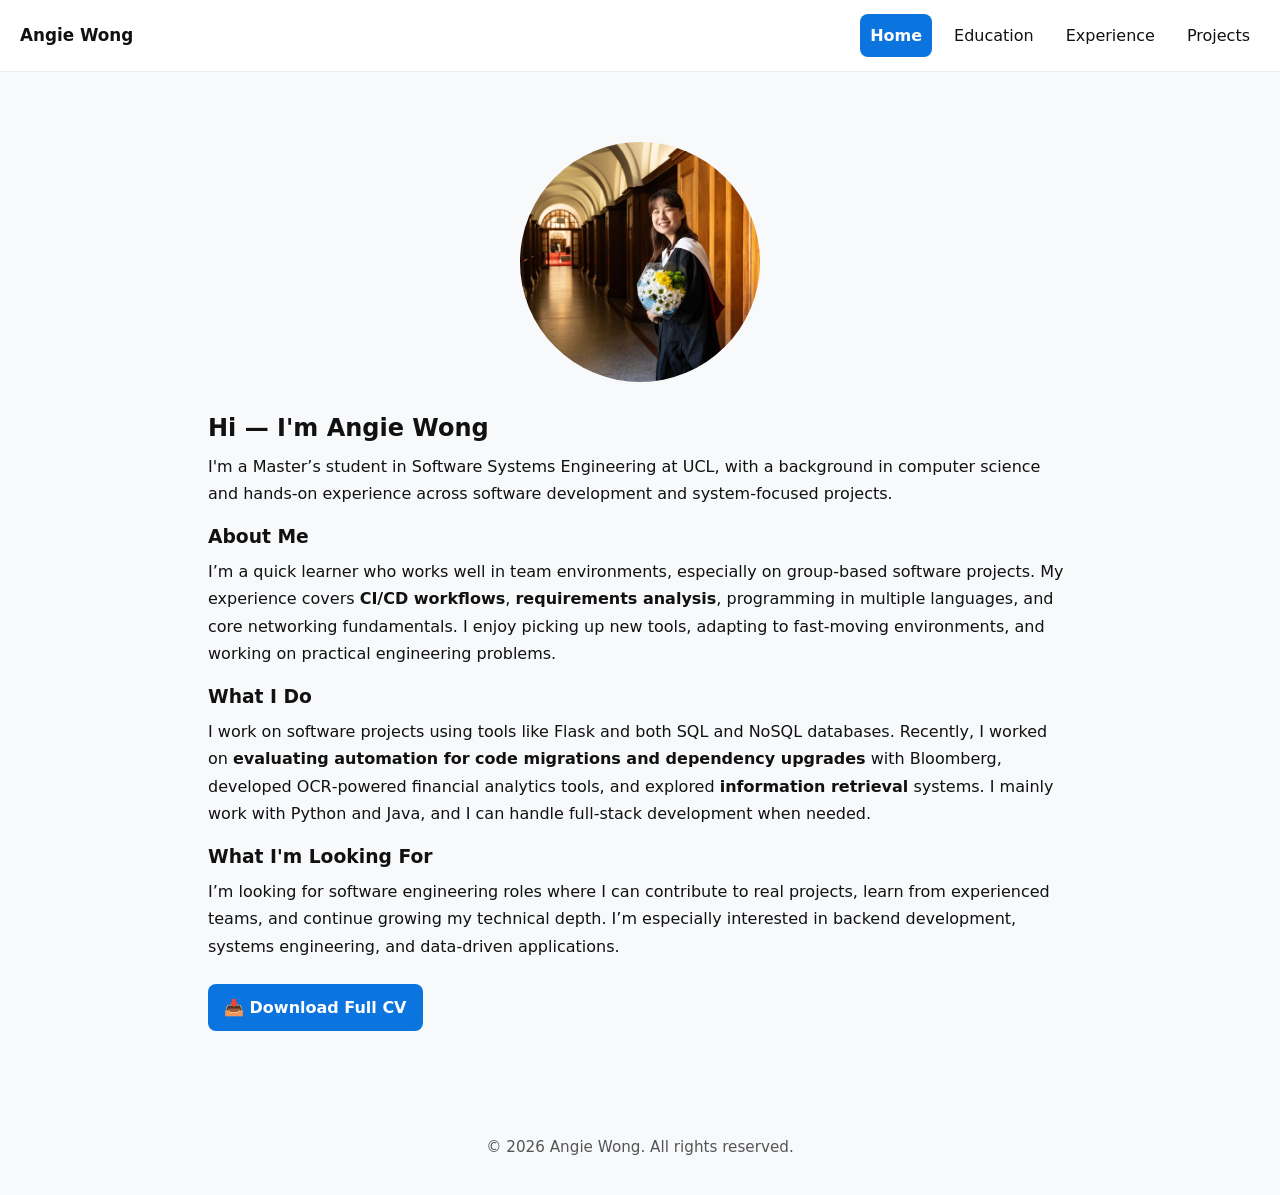
<file: index.html>
<!doctype html>
<html lang="en">
<head>
  <meta charset="utf-8" />
  <meta name="viewport" content="width=device-width,initial-scale=1" />
  <title>Angie Wong — Portfolio</title>
  <link rel="stylesheet" href="styles.css">
</head>
<body>
  <header class="nav">
    <div class="brand">Angie Wong</div>
    <button id="nav-toggle" aria-label="Toggle navigation">☰</button>
    <nav id="nav-links">
      <a href="/">Home</a>
      <a href="education.html">Education</a>
      <a href="experience.html">Experience</a>
      <a href="projects/index.html">Projects</a>
    </nav>
  </header>

  <main>
    <section class="hero">
      <div style="text-align:center; margin-bottom:32px;">
        <div style="width:240px; height:240px; margin:0 auto 16px; border-radius:50%; display:flex; align-items:center; justify-content:center; overflow:hidden;">
          <img src="images/icon.jpeg" alt="Angie Wong" style="width:100%; height:100%; object-fit:cover;">
        </div>
      </div>
      
      <h1>Hi — I'm Angie Wong</h1>
      <p>I'm a Master’s student in Software Systems Engineering at UCL, with a background in computer science and hands‑on experience across software development and system‑focused projects.</p>
      
      <h3>About Me</h3>
      <p>I’m a quick learner who works well in team environments, especially on group‑based software projects. My experience covers <strong>CI/CD workflows</strong>, <strong>requirements analysis</strong>, programming in multiple languages, and core networking fundamentals. I enjoy picking up new tools, adapting to fast‑moving environments, and working on practical engineering problems.</p>
      
      <h3>What I Do</h3>
      <p>I work on software projects using tools like Flask and both SQL and NoSQL databases. Recently, I worked on <strong>evaluating automation for code migrations and dependency upgrades</strong> with Bloomberg, developed OCR‑powered financial analytics tools, and explored <strong>information retrieval</strong> systems. I mainly work with Python and Java, and I can handle full‑stack development when needed.</p>
      
      <h3>What I'm Looking For</h3>
      <p>I’m looking for software engineering roles where I can contribute to real projects, learn from experienced teams, and continue growing my technical depth. I’m especially interested in backend development, systems engineering, and data‑driven applications.</p>
      
      <p style="margin-top:24px;">
        <a class="btn" href="https://1drv.ms/b/c/89d242188866f03b/IQBB0vycayCEQ64yErmlqoJZARYoErKPgBRryUPMzZIts3g?e=JLR5mn" download>📥 Download Full CV</a>
      </p>
    </section>
  </main>
  <footer>
    <p>© 2026 Angie Wong. All rights reserved.</p>
  </footer>
  <script src="scripts.js"></script>
</body>
</html>
</file>
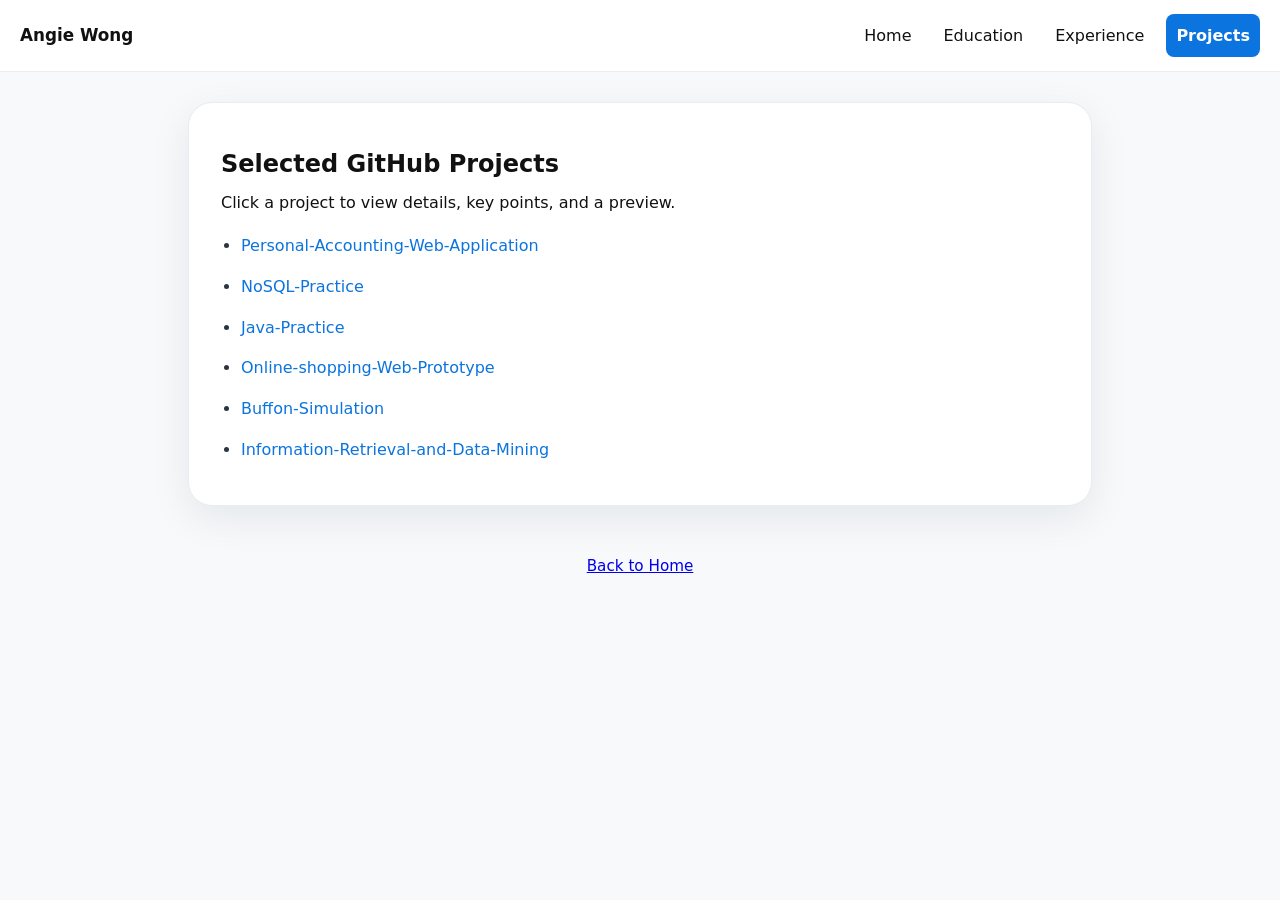
<file: projects/index.html>
<!doctype html>
<html lang="en">
<head>
  <meta charset="utf-8" />
  <meta name="viewport" content="width=device-width,initial-scale=1" />
  <title>Projects — Angie Wong</title>
  <link rel="stylesheet" href="../styles.css">
</head>
<body>
  <header class="nav">
    <div class="brand">Angie Wong</div>
    <button id="nav-toggle" aria-label="Toggle navigation" aria-expanded="false">☰</button>
    <nav id="nav-links">
      <a href="../">Home</a>
      <a href="../education.html">Education</a>
      <a href="../experience.html">Experience</a>
      <a href="index.html">Projects</a>
    </nav>
  </header>

  <main>
    <section class="card">
      <h1>Selected GitHub Projects</h1>
      <p>Click a project to view details, key points, and a preview.</p>
      <ul>
        <li><a href="personal-accounting.html">Personal-Accounting-Web-Application</a></li>
        <li><a href="NoSQL-Practice.html">NoSQL-Practice</a></li>
        <li><a href="Java-Practice.html">Java-Practice</a></li>
        <li><a href="Online-shopping-Web-Prototype.html">Online-shopping-Web-Prototype</a></li>
        <li><a href="Buffon-Simulation.html">Buffon-Simulation</a></li>
        <li><a href="Information-Retrieval-and-Data-Mining.html">Information-Retrieval-and-Data-Mining</a></li>
      </ul>
    </section>
  </main>
  <footer>
    <p><a href="/">Back to Home</a></p>
  </footer>
  <script src="../scripts.js"></script>
</body>
</html>
</file>
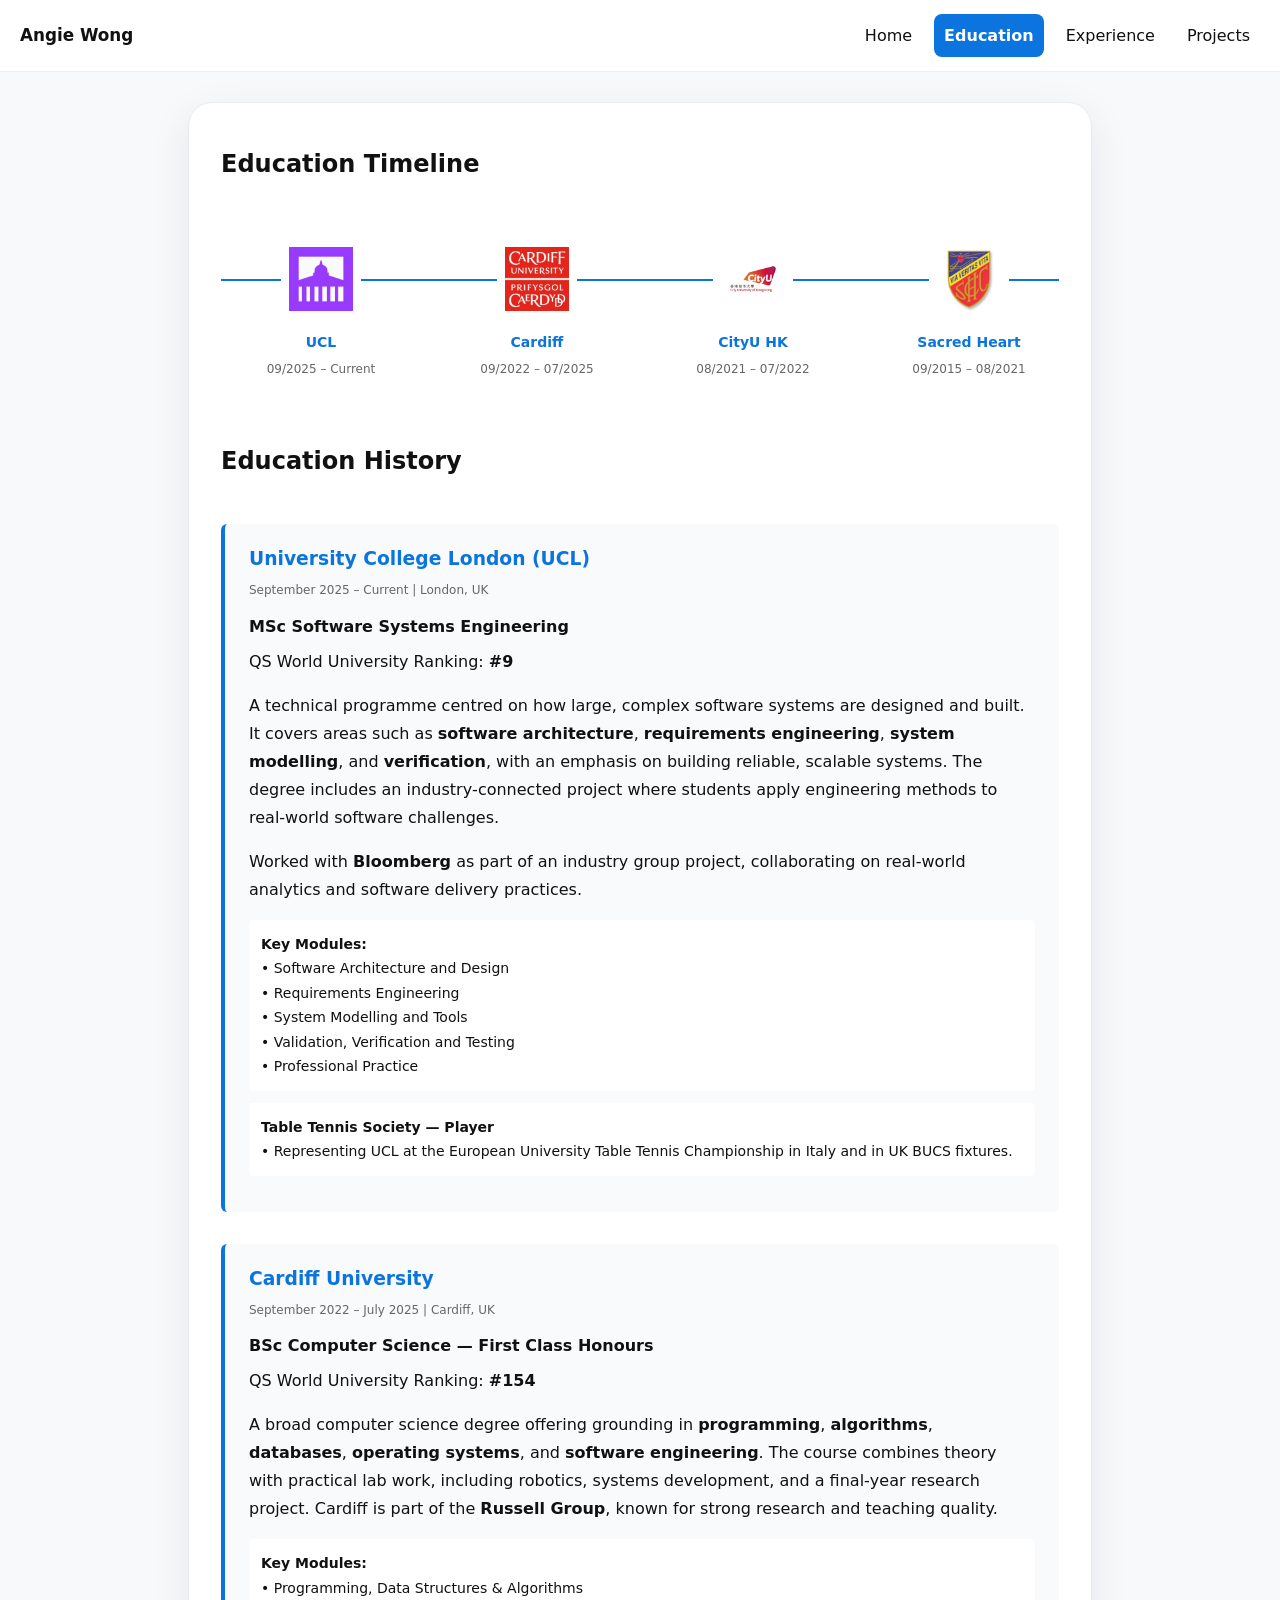
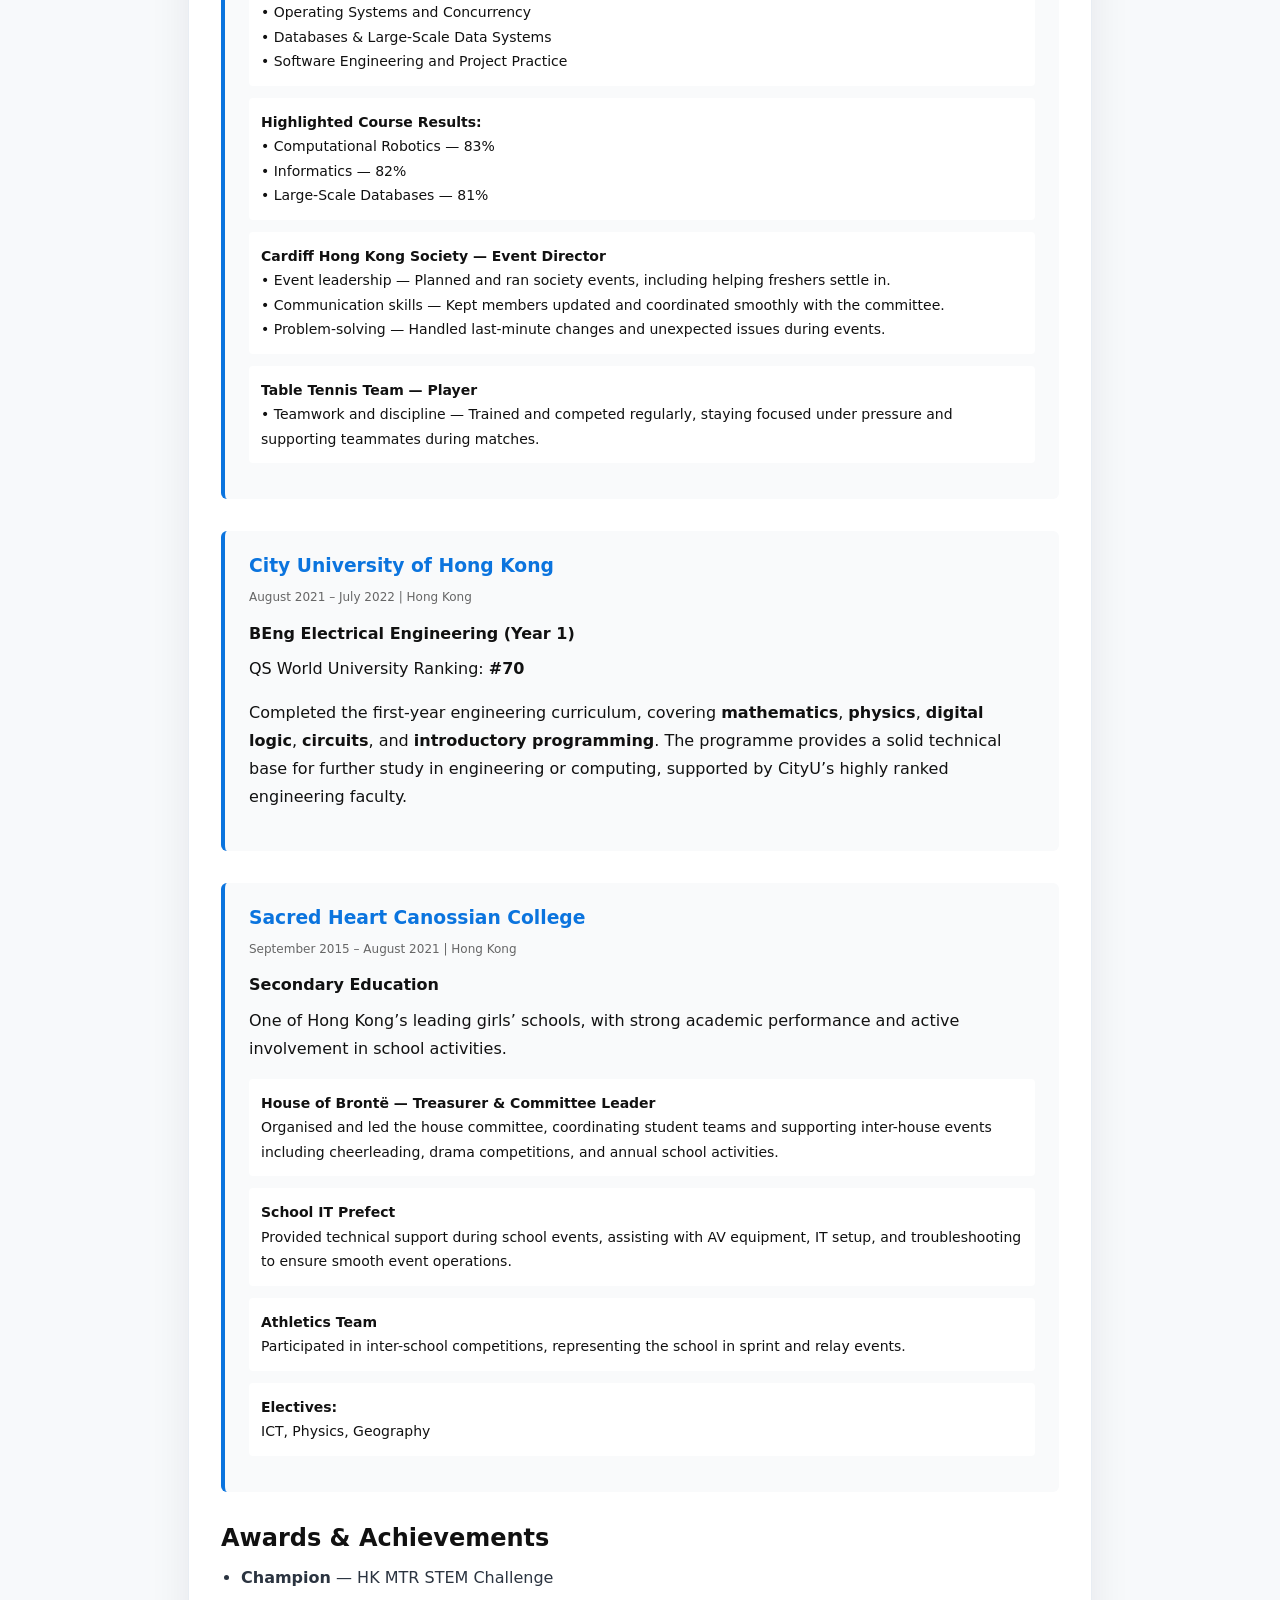
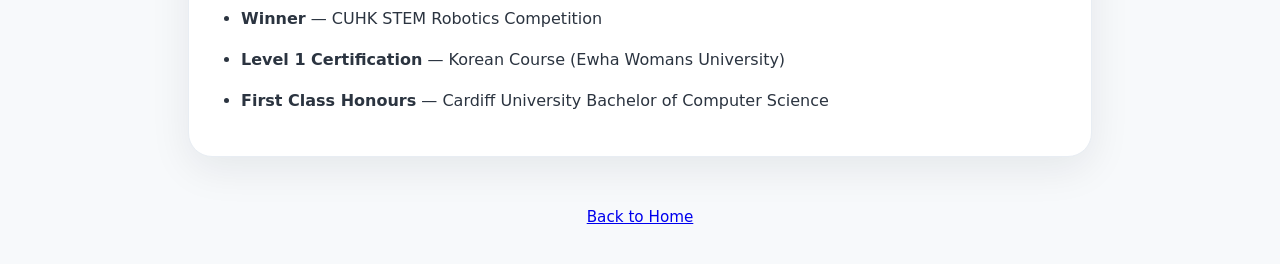
<file: education.html>
<!doctype html>
<html lang="en">
<head>
  <meta charset="utf-8" />
  <meta name="viewport" content="width=device-width,initial-scale=1" />
  <title>Education — Angie Wong</title>
  <link rel="stylesheet" href="styles.css">
  <style>
    .timeline-horizontal {
      display: flex;
      justify-content: space-between;
      align-items: flex-start;
      gap: 16px;
      margin: 40px 0;
      overflow-x: auto;
      padding: 20px 0;
      position: relative;
    }
    .timeline-horizontal::before {
      content: '';
      position: absolute;
      left: 0;
      right: 0;
      top: 60px;
      height: 2px;
      background: #0b74de;
      z-index: 0;
    }
    .timeline-item-horizontal {
      flex: 1;
      min-width: 200px;
      text-align: center;
      position: relative;
      z-index: 1;
    }
    .timeline-logo {
      width: 80px;
      height: 80px;
      margin: 0 auto 12px;
      background: #fff;
      border-radius: 8px;
      display: flex;
      align-items: center;
      justify-content: center;
      padding: 8px;
    }
    .timeline-logo img {
      max-width: 100%;
      max-height: 100%;
      object-fit: contain;
    }
    .timeline-label {
      font-weight: 600;
      color: #0b74de;
      font-size: 14px;
      margin-bottom: 4px;
    }
    .timeline-period {
      font-size: 12px;
      color: #666;
    }
    .education-details {
      margin-top: 48px;
    }
    .education-stage {
      margin-bottom: 32px;
      padding: 24px;
      background: #f9fafb;
      border-left: 4px solid #0b74de;
      border-radius: 6px;
    }
    .education-stage h3 {
      margin-top: 0;
      color: #0b74de;
    }
    .education-stage p {
      margin-bottom: 16px;
      line-height: 1.75;
    }
    .education-stage ul {
      margin: 0 0 16px 18px;
      line-height: 1.75;
    }
    .degree {
      font-weight: 600;
      color: #111;
      margin: 12px 0 8px 0;
    }
    .courses {
      background: #fff;
      padding: 12px;
      border-radius: 4px;
      margin: 12px 0;
      font-size: 14px;
      line-height: 1.75;
    }
    @media(max-width:700px){
      .timeline-horizontal {
        flex-wrap: wrap;
      }
      .timeline-item-horizontal {
        min-width: 150px;
      }
    }
  </style>
</head>
<body>
  <header class="nav">
    <div class="brand">Angie Wong</div>
    <button id="nav-toggle" aria-label="Toggle navigation" aria-expanded="false">☰</button>
    <nav id="nav-links">
      <a href="/">Home</a>
      <a href="education.html">Education</a>
      <a href="experience.html">Experience</a>
      <a href="projects/index.html">Projects</a>
    </nav>
  </header>

  <main>
    <section class="card">
      <h1>Education Timeline</h1>
      
      <div class="timeline-horizontal">
        <div class="timeline-item-horizontal">
          <a href="https://www.ucl.ac.uk/prospective-students/graduate/taught-degrees/software-systems-engineering-msc" target="_blank" rel="noopener" style="text-decoration:none; color:inherit;">
            <div class="timeline-logo">
              <img src="images/uclcareers_logo.jpeg" alt="UCL">
            </div>
            <div class="timeline-label">UCL</div>
            <div class="timeline-period">09/2025 – Current</div>
          </a>
        </div>
        
        <div class="timeline-item-horizontal">
          <a href="https://www.cardiff.ac.uk/study/undergraduate/courses/2026/computer-science-bsc" target="_blank" rel="noopener" style="text-decoration:none; color:inherit;">
            <div class="timeline-logo">
              <img src="images/cardiff_university_logo.jpeg" alt="Cardiff">
            </div>
            <div class="timeline-label">Cardiff</div>
            <div class="timeline-period">09/2022 – 07/2025</div>
          </a>
        </div>
        
        <div class="timeline-item-horizontal">
          <a href="https://www.cityu.edu.hk/pg/programme/program-list/2026/college-of-engineering/department-of-electrical-engineering/p54" target="_blank" rel="noopener" style="text-decoration:none; color:inherit;">
            <div class="timeline-logo">
              <img src="images/cityu_logo.jpeg" alt="CityU">
            </div>
            <div class="timeline-label">CityU HK</div>
            <div class="timeline-period">08/2021 – 07/2022</div>
          </a>
        </div>
        
        <div class="timeline-item-horizontal">
          <a href="https://shcc.edu.hk/" target="_blank" rel="noopener" style="text-decoration:none; color:inherit;">
            <div class="timeline-logo">
              <img src="images/sacred-heart-logo.jpeg" alt="Sacred Heart">
            </div>
            <div class="timeline-label">Sacred Heart</div>
            <div class="timeline-period">09/2015 – 08/2021</div>
          </a>
        </div>
      </div>

      <h2 style="margin-top:48px;">Education History</h2>

      <div class="education-details">
        <div class="education-stage">
          <h3>University College London (UCL)</h3>
          <div class="timeline-period">September 2025 – Current | London, UK</div>
          <div class="degree"><a href="https://www.ucl.ac.uk/prospective-students/graduate/taught-degrees/software-systems-engineering-msc" target="_blank" rel="noopener" style="text-decoration:none; color:inherit;">MSc Software Systems Engineering</a></div>
          <p>QS World University Ranking: <strong>#9</strong></p>
          <p>A technical programme centred on how large, complex software systems are designed and built. It covers areas such as <strong>software architecture</strong>, <strong>requirements engineering</strong>, <strong>system modelling</strong>, and <strong>verification</strong>, with an emphasis on building reliable, scalable systems. The degree includes an industry‑connected project where students apply engineering methods to real‑world software challenges.</p>          <p>Worked with <strong>Bloomberg</strong> as part of an industry group project, collaborating on real-world analytics and software delivery practices.</p>          <div class="courses">
            <strong>Key Modules:</strong><br>
            • Software Architecture and Design<br>
            • Requirements Engineering<br>
            • System Modelling and Tools<br>
            • Validation, Verification and Testing<br>
            • Professional Practice
          </div>
          <div class="courses">
            <strong>Table Tennis Society — Player</strong><br>
            • Representing UCL at the European University Table Tennis Championship in Italy and in UK BUCS fixtures.
          </div>
        </div>

        <div class="education-stage">
          <h3>Cardiff University</h3>
          <div class="timeline-period">September 2022 – July 2025 | Cardiff, UK</div>
          <div class="degree"><a href="https://www.cardiff.ac.uk/study/undergraduate/courses/2026/computer-science-bsc" target="_blank" rel="noopener" style="text-decoration:none; color:inherit;">BSc Computer Science — First Class Honours</a></div>
          <p>QS World University Ranking: <strong>#154</strong></p>
          <p>A broad computer science degree offering grounding in <strong>programming</strong>, <strong>algorithms</strong>, <strong>databases</strong>, <strong>operating systems</strong>, and <strong>software engineering</strong>. The course combines theory with practical lab work, including robotics, systems development, and a final‑year research project. Cardiff is part of the <strong>Russell Group</strong>, known for strong research and teaching quality.</p>
          <div class="courses">
            <strong>Key Modules:</strong><br>
            • Programming, Data Structures & Algorithms<br>
            • Operating Systems and Concurrency<br>
            • Databases & Large-Scale Data Systems<br>
            • Software Engineering and Project Practice
          </div>
          <div class="courses">
            <strong>Highlighted Course Results:</strong><br>
            • Computational Robotics — 83%<br>
            • Informatics — 82%<br>
            • Large-Scale Databases — 81%
          </div>
          <div class="courses">
            <strong>Cardiff Hong Kong Society — Event Director</strong><br>
            • Event leadership — Planned and ran society events, including helping freshers settle in.<br>
            • Communication skills — Kept members updated and coordinated smoothly with the committee.<br>
            • Problem‑solving — Handled last‑minute changes and unexpected issues during events.
          </div>
          <div class="courses">
            <strong>Table Tennis Team — Player</strong><br>
            • Teamwork and discipline — Trained and competed regularly, staying focused under pressure and supporting teammates during matches.
          </div>
        </div>

        <div class="education-stage">
          <h3><a href="https://www.cityu.edu.hk/pg/programme/program-list/2026/college-of-engineering/department-of-electrical-engineering/p54" target="_blank" rel="noopener" style="text-decoration:none; color:inherit;">City University of Hong Kong</a></h3>
          <div class="timeline-period">August 2021 – July 2022 | Hong Kong</div>
          <div class="degree">BEng Electrical Engineering (Year 1)</div>
          <p>QS World University Ranking: <strong>#70</strong></p>
          <p>Completed the first‑year engineering curriculum, covering <strong>mathematics</strong>, <strong>physics</strong>, <strong>digital logic</strong>, <strong>circuits</strong>, and <strong>introductory programming</strong>. The programme provides a solid technical base for further study in engineering or computing, supported by CityU’s highly ranked engineering faculty.</p>
        </div>

        <div class="education-stage">
          <h3><a href="https://shcc.edu.hk/" target="_blank" rel="noopener" style="text-decoration:none; color:inherit;">Sacred Heart Canossian College</a></h3>
          <div class="timeline-period">September 2015 – August 2021 | Hong Kong</div>
          <div class="degree">Secondary Education</div>
          <p>One of Hong Kong’s leading girls’ schools, with strong academic performance and active involvement in school activities.</p>
          <div class="courses">
            <strong>House of Brontë — Treasurer & Committee Leader</strong><br>
            Organised and led the house committee, coordinating student teams and supporting inter-house events including cheerleading, drama competitions, and annual school activities.
          </div>
          <div class="courses">
            <strong>School IT Prefect</strong><br>
            Provided technical support during school events, assisting with AV equipment, IT setup, and troubleshooting to ensure smooth event operations.
          </div>
          <div class="courses">
            <strong>Athletics Team</strong><br>
            Participated in inter-school competitions, representing the school in sprint and relay events.
          </div>
          <div class="courses">
            <strong>Electives:</strong><br>
            ICT, Physics, Geography
          </div>
        </div>
      </div>

      <h2>Awards & Achievements</h2>
      <ul>
        <li><strong>Champion</strong> — HK MTR STEM Challenge</li>
        <li><strong>Winner</strong> — CUHK STEM Robotics Competition</li>
        <li><strong>Level 1 Certification</strong> — Korean Course (Ewha Womans University)</li>
        <li><strong>First Class Honours</strong> — Cardiff University Bachelor of Computer Science</li>
      </ul>
    </section>
  </main>
  <footer>
    <p><a href="/">Back to Home</a></p>
  </footer>
  <script src="scripts.js"></script>
</body>
</html>
</file>
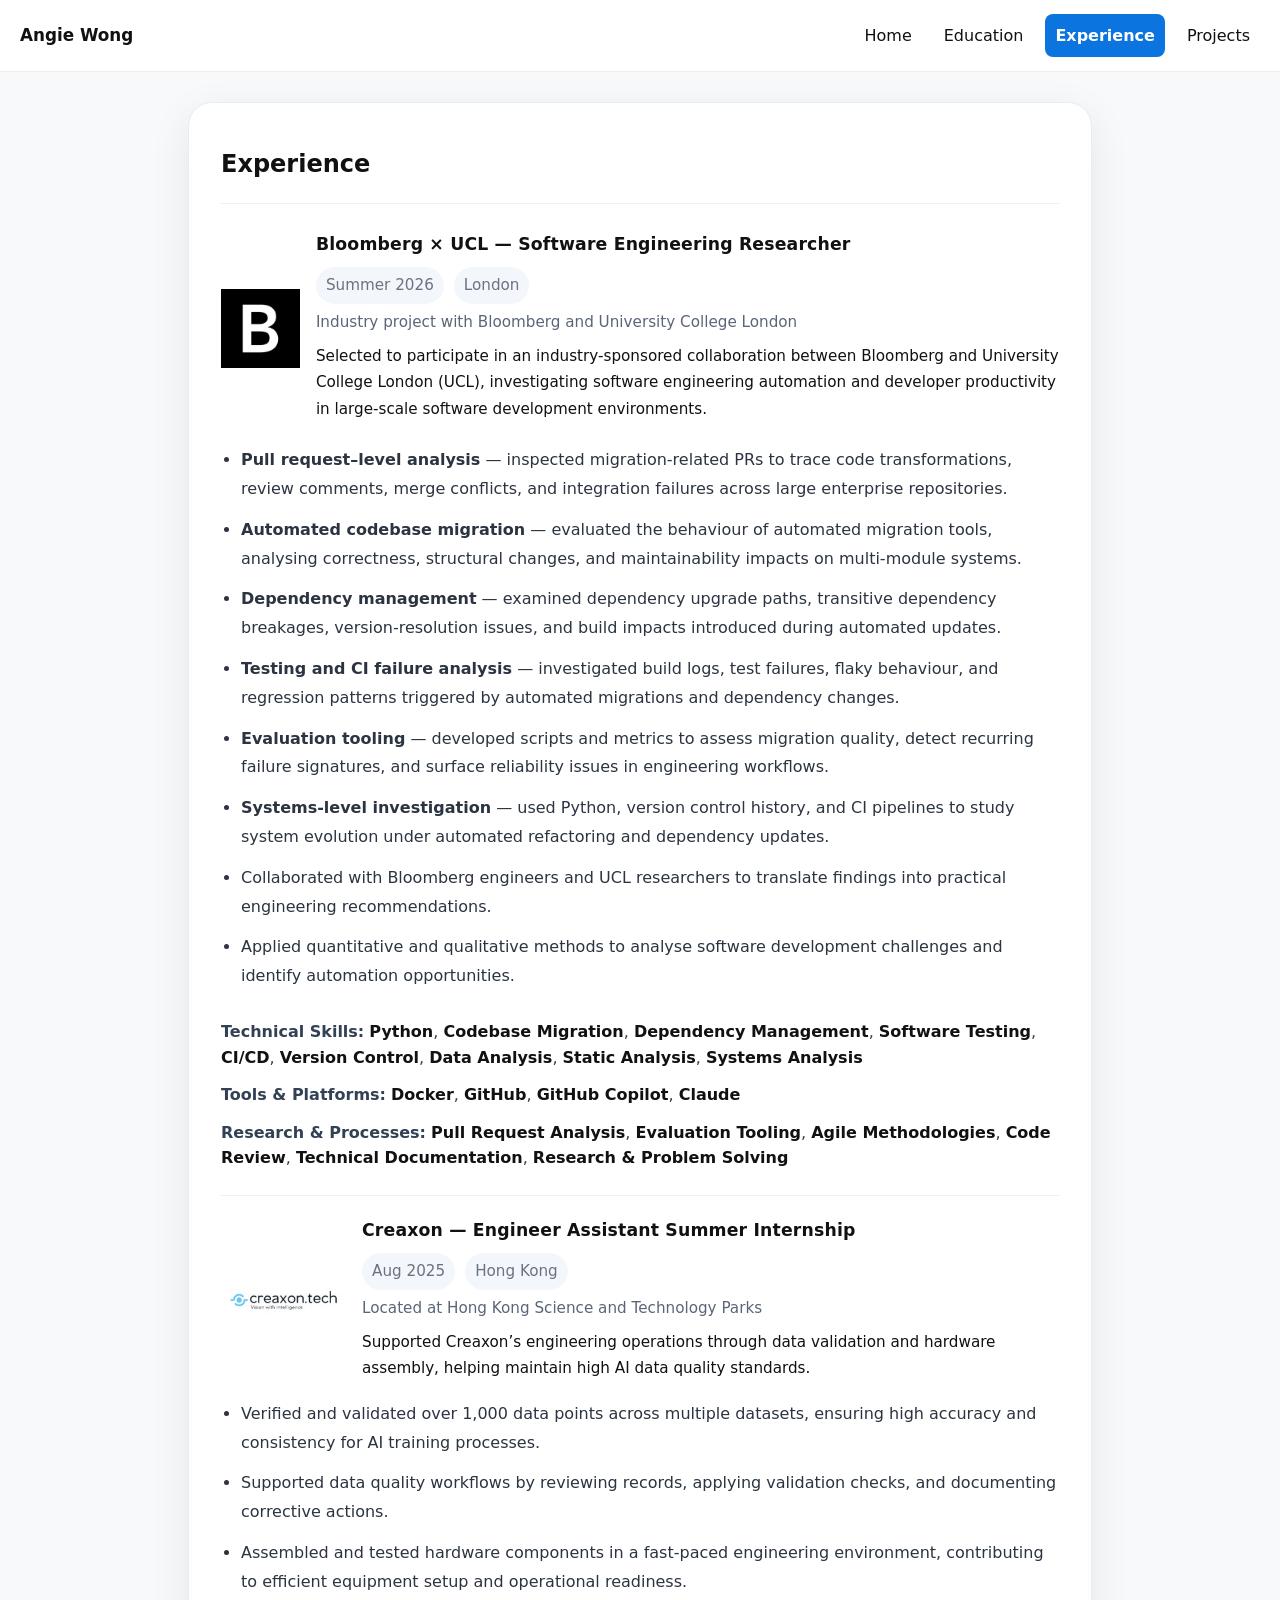
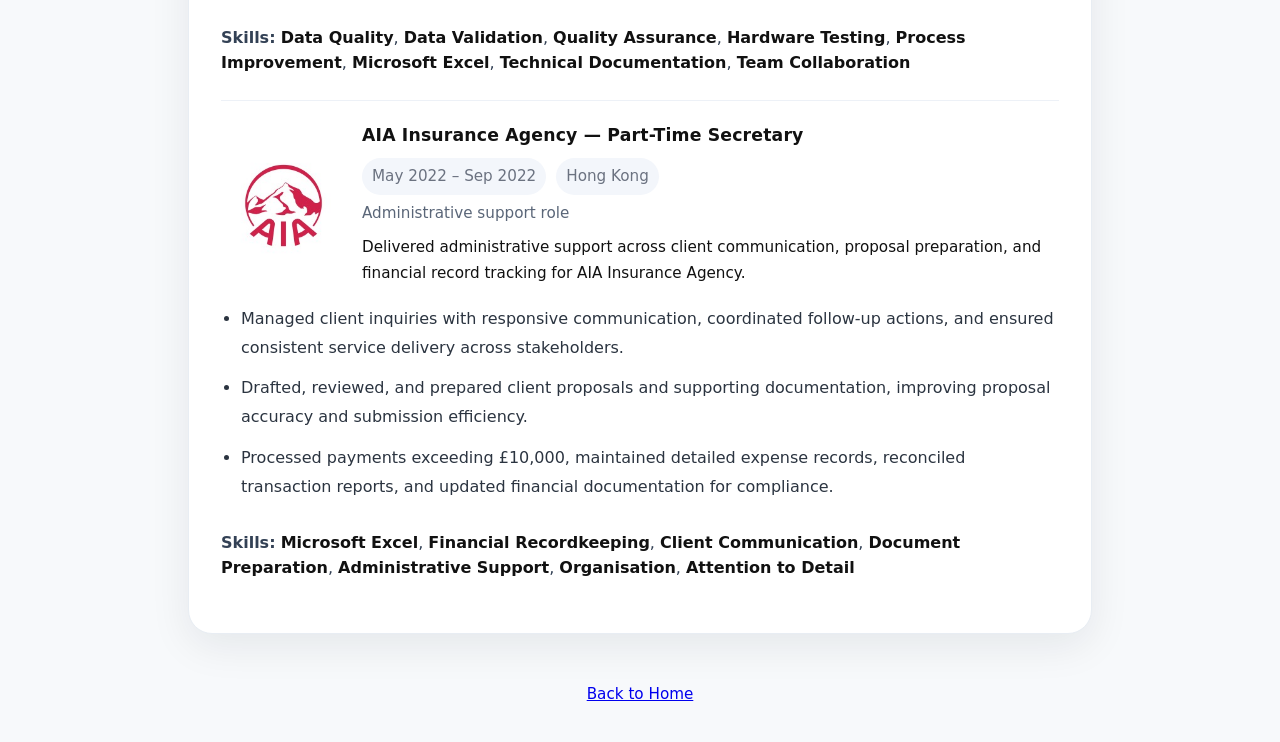
<file: experience.html>
<!doctype html>
<html lang="en">
<head>
  <meta charset="utf-8" />
  <meta name="viewport" content="width=device-width,initial-scale=1" />
  <title>Experience — Angie Wong</title>
  <link rel="stylesheet" href="styles.css">
</head>
<body>
  <header class="nav">
    <div class="brand">Angie Wong</div>
    <button id="nav-toggle" aria-label="Toggle navigation" aria-expanded="false">☰</button>
    <nav id="nav-links">
      <a href="/">Home</a>
      <a href="education.html">Education</a>
      <a href="experience.html" class="active">Experience</a>
      <a href="projects/index.html">Projects</a>
    </nav>
  </header>

  <main>
    <section class="card">
      <div class="section-header">
        <h1>Experience</h1>
      </div>

      <article class="job-card">
        <header class="job-card__header">
          <div class="job-card__brand">
            <a href="https://professional.bloomberg.com/institutions/corporations/?utm_source=google&utm_medium=pdsrch&utm_campaign=corp&utm_content=text_corp-corporations&tactic=1012070&utm_term=bloomberg+corporations&gclsrc=aw.ds&gad_source=1&gad_campaignid=23297333981&gbraid=0AAAAADdH1c8RSqKPEl1_u_xP83ga5qCp_&gclid=Cj0KCQjwlqTRBhCBARIsANrkrxiBdpxlh7tizSxgX-DKBwKeMRT_GUm8yGSbLBOl8paScYNvRS7O7iEaAsgUEALw_wcB" target="_blank" rel="noopener noreferrer">
              <img src="images/bloomberg_lp_logo.jpeg" alt="Bloomberg logo" class="job-card__logo bloomberg-logo">
            </a>
            <div>
              <div class="job-card__title-row">
                <h3>Bloomberg × UCL — Software Engineering Researcher</h3>
                <div class="job-card__meta">
                  <span>Summer 2026</span>
                  <span>London</span>
                </div>
              </div>
              <p class="job-card__company">Industry project with Bloomberg and University College London</p>
              <p class="job-card__summary">Selected to participate in an industry-sponsored collaboration between Bloomberg and University College London (UCL), investigating software engineering automation and developer productivity in large-scale software development environments.</p>
            </div>
          </div>
        </header>
        <ul>
          <li><strong>Pull request–level analysis</strong> — inspected migration‑related PRs to trace code transformations, review comments, merge conflicts, and integration failures across large enterprise repositories.</li>

          <li><strong>Automated codebase migration</strong> — evaluated the behaviour of automated migration tools, analysing correctness, structural changes, and maintainability impacts on multi‑module systems.</li>

          <li><strong>Dependency management</strong> — examined dependency upgrade paths, transitive dependency breakages, version‑resolution issues, and build impacts introduced during automated updates.</li>

          <li><strong>Testing and CI failure analysis</strong> — investigated build logs, test failures, flaky behaviour, and regression patterns triggered by automated migrations and dependency changes.</li>

          <li><strong>Evaluation tooling</strong> — developed scripts and metrics to assess migration quality, detect recurring failure signatures, and surface reliability issues in engineering workflows.</li>

          <li><strong>Systems‑level investigation</strong> — used Python, version control history, and CI pipelines to study system evolution under automated refactoring and dependency updates.</li>          <li>Collaborated with Bloomberg engineers and UCL researchers to translate findings into practical engineering recommendations.</li>
          <li>Applied quantitative and qualitative methods to analyse software development challenges and identify automation opportunities.</li>
        </ul>
        <div class="job-card__tags">
          <p><strong>Technical Skills:</strong> 
            <strong class="highlight">Python</strong>, 
            <strong class="highlight">Codebase Migration</strong>, 
            <strong class="highlight">Dependency Management</strong>, 
            <strong class="highlight">Software Testing</strong>, 
            <strong class="highlight">CI/CD</strong>, 
            <strong class="highlight">Version Control</strong>, 
            <strong class="highlight">Data Analysis</strong>, 
            <strong class="highlight">Static Analysis</strong>, 
            <strong class="highlight">Systems Analysis</strong>
          </p>

          <p><strong>Tools & Platforms:</strong> 
            <strong class="highlight">Docker</strong>, 
            <strong class="highlight">GitHub</strong>, 
            <strong class="highlight">GitHub Copilot</strong>, 
            <strong class="highlight">Claude</strong>
          </p>

          <p><strong>Research & Processes:</strong> 
            <strong class="highlight">Pull Request Analysis</strong>, 
            <strong class="highlight">Evaluation Tooling</strong>, 
            <strong class="highlight">Agile Methodologies</strong>, 
            <strong class="highlight">Code Review</strong>, 
            <strong class="highlight">Technical Documentation</strong>, 
            <strong class="highlight">Research & Problem Solving</strong>
          </p>
        </div>
      </article>

      <article class="job-card">
        <header class="job-card__header">
          <div class="job-card__brand">
            <img src="images/creaxon_technologies_logo.jpeg" alt="Creaxon logo" class="job-card__logo">
            <div>
              <div class="job-card__title-row">
                <h3>Creaxon — Engineer Assistant Summer Internship </h3>
                <div class="job-card__meta">
                  <span>Aug 2025</span>
                  <span>Hong Kong</span>
                </div>
              </div>
              <p class="job-card__company">Located at Hong Kong Science and Technology Parks</p>
              <p class="job-card__summary">Supported Creaxon’s engineering operations through data validation and hardware assembly, helping maintain high AI data quality standards.</p>
            </div>
          </div>
        </header>
        <ul>
          <li>Verified and validated over 1,000 data points across multiple datasets, ensuring high accuracy and consistency for AI training processes.</li>
          <li>Supported data quality workflows by reviewing records, applying validation checks, and documenting corrective actions.
</li>
          <li>Assembled and tested hardware components in a fast-paced engineering environment, contributing to efficient equipment setup and operational readiness.</li>
        </ul>
        <div class="job-card__tags">
          <p><strong>Skills:</strong> <strong class="highlight">Data Quality</strong>, <strong class="highlight">Data Validation</strong>, <strong class="highlight">Quality Assurance</strong>, <strong class="highlight">Hardware Testing</strong>, <strong class="highlight">Process Improvement</strong>, <strong class="highlight">Microsoft Excel</strong>, <strong class="highlight">Technical Documentation</strong>, <strong class="highlight">Team Collaboration</strong></p>
        </div>
      </article>

      <article class="job-card">
        <header class="job-card__header">
          <div class="job-card__brand">
            <img src="images/aia_logo.jpeg" alt="AIA logo" class="job-card__logo">
            <div>
              <div class="job-card__title-row">
                <h3>AIA Insurance Agency — Part-Time Secretary</h3>
                <div class="job-card__meta">
                  <span>May 2022 – Sep 2022</span>
                  <span>Hong Kong</span>
                </div>
              </div>
              <p class="job-card__company">Administrative support role</p>
              <p class="job-card__summary">Delivered administrative support across client communication, proposal preparation, and financial record tracking for AIA Insurance Agency.</p>
            </div>
          </div>
        </header>
        <ul>
          <li>Managed client inquiries with responsive communication, coordinated follow-up actions, and ensured consistent service delivery across stakeholders.</li>
          <li>Drafted, reviewed, and prepared client proposals and supporting documentation, improving proposal accuracy and submission efficiency.</li>
          <li>Processed payments exceeding £10,000, maintained detailed expense records, reconciled transaction reports, and updated financial documentation for compliance.</li>
        </ul>
        <div class="job-card__tags">
          <p><strong>Skills:</strong> <strong class="highlight">Microsoft Excel</strong>, <strong class="highlight">Financial Recordkeeping</strong>, <strong class="highlight">Client Communication</strong>, <strong class="highlight">Document Preparation</strong>, <strong class="highlight">Administrative Support</strong>, <strong class="highlight">Organisation</strong>, <strong class="highlight">Attention to Detail</strong></p>
        </div>
      </article>
    </section>
  </main>
  <footer>
    <p><a href="/">Back to Home</a></p>
  </footer>
  <script src="scripts.js"></script>
</body>
</html>
</file>
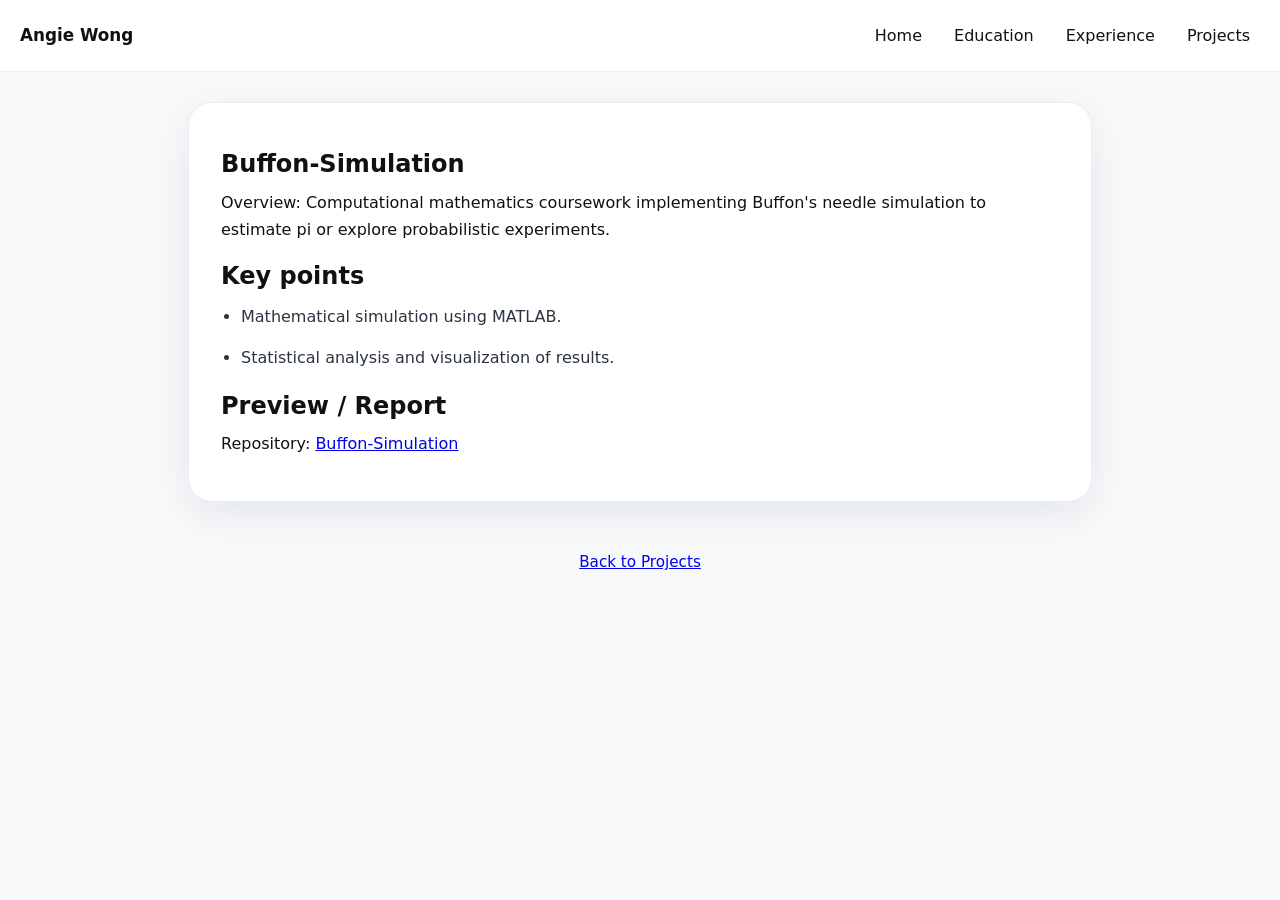
<file: projects/Buffon-Simulation.html>
<!doctype html>
<html lang="en">
<head>
  <meta charset="utf-8" />
  <meta name="viewport" content="width=device-width,initial-scale=1" />
  <title>Buffon Simulation — Angie Wong</title>
  <link rel="stylesheet" href="../styles.css">
</head>
<body>
  <header class="nav">
    <div class="brand">Angie Wong</div>
    <button id="nav-toggle" aria-label="Toggle navigation" aria-expanded="false">☰</button>
    <nav id="nav-links">
      <a href="../">Home</a>
      <a href="../education.html">Education</a>
      <a href="../experience.html">Experience</a>
      <a href="index.html">Projects</a>
    </nav>
  </header>

  <main>
    <section class="card">
      <h1>Buffon-Simulation</h1>
      <p>Overview: Computational mathematics coursework implementing Buffon's needle simulation to estimate pi or explore probabilistic experiments.</p>
      <h2>Key points</h2>
      <ul>
        <li>Mathematical simulation using MATLAB.</li>
        <li>Statistical analysis and visualization of results.</li>
      </ul>
      <h2>Preview / Report</h2>
      <p>Repository: <a href="https://github.com/MoChi-131/Buffon-Simulation" target="_blank">Buffon-Simulation</a></p>
    </section>
  </main>
  <footer>
    <p><a href="index.html">Back to Projects</a></p>
  </footer>
  <script src="../scripts.js"></script>
</body>
</html>
</file>
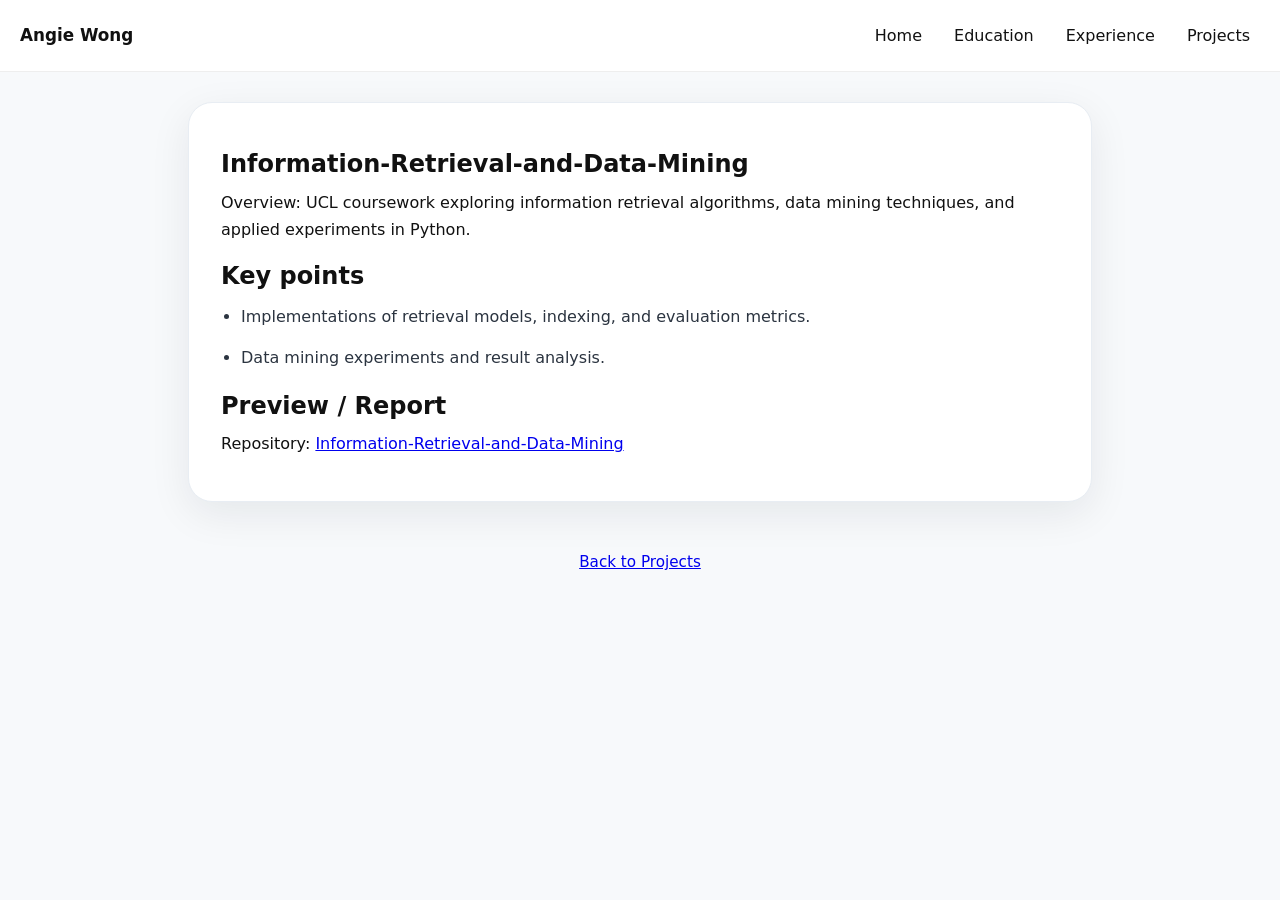
<file: projects/Information-Retrieval-and-Data-Mining.html>
<!doctype html>
<html lang="en">
<head>
  <meta charset="utf-8" />
  <meta name="viewport" content="width=device-width,initial-scale=1" />
  <title>Information Retrieval — Angie Wong</title>
  <link rel="stylesheet" href="../styles.css">
</head>
<body>
  <header class="nav">
    <div class="brand">Angie Wong</div>
    <button id="nav-toggle" aria-label="Toggle navigation" aria-expanded="false">☰</button>
    <nav id="nav-links">
      <a href="../">Home</a>
      <a href="../education.html">Education</a>
      <a href="../experience.html">Experience</a>
      <a href="index.html">Projects</a>
    </nav>
  </header>

  <main>
    <section class="card">
      <h1>Information-Retrieval-and-Data-Mining</h1>
      <p>Overview: UCL coursework exploring information retrieval algorithms, data mining techniques, and applied experiments in Python.</p>
      <h2>Key points</h2>
      <ul>
        <li>Implementations of retrieval models, indexing, and evaluation metrics.</li>
        <li>Data mining experiments and result analysis.</li>
      </ul>
      <h2>Preview / Report</h2>
      <p>Repository: <a href="https://github.com/MoChi-131/Information-Retrieval-and-Data-Mining" target="_blank">Information-Retrieval-and-Data-Mining</a></p>
    </section>
  </main>
  <footer>
    <p><a href="index.html">Back to Projects</a></p>
  </footer>
  <script src="../scripts.js"></script>
</body>
</html>
</file>
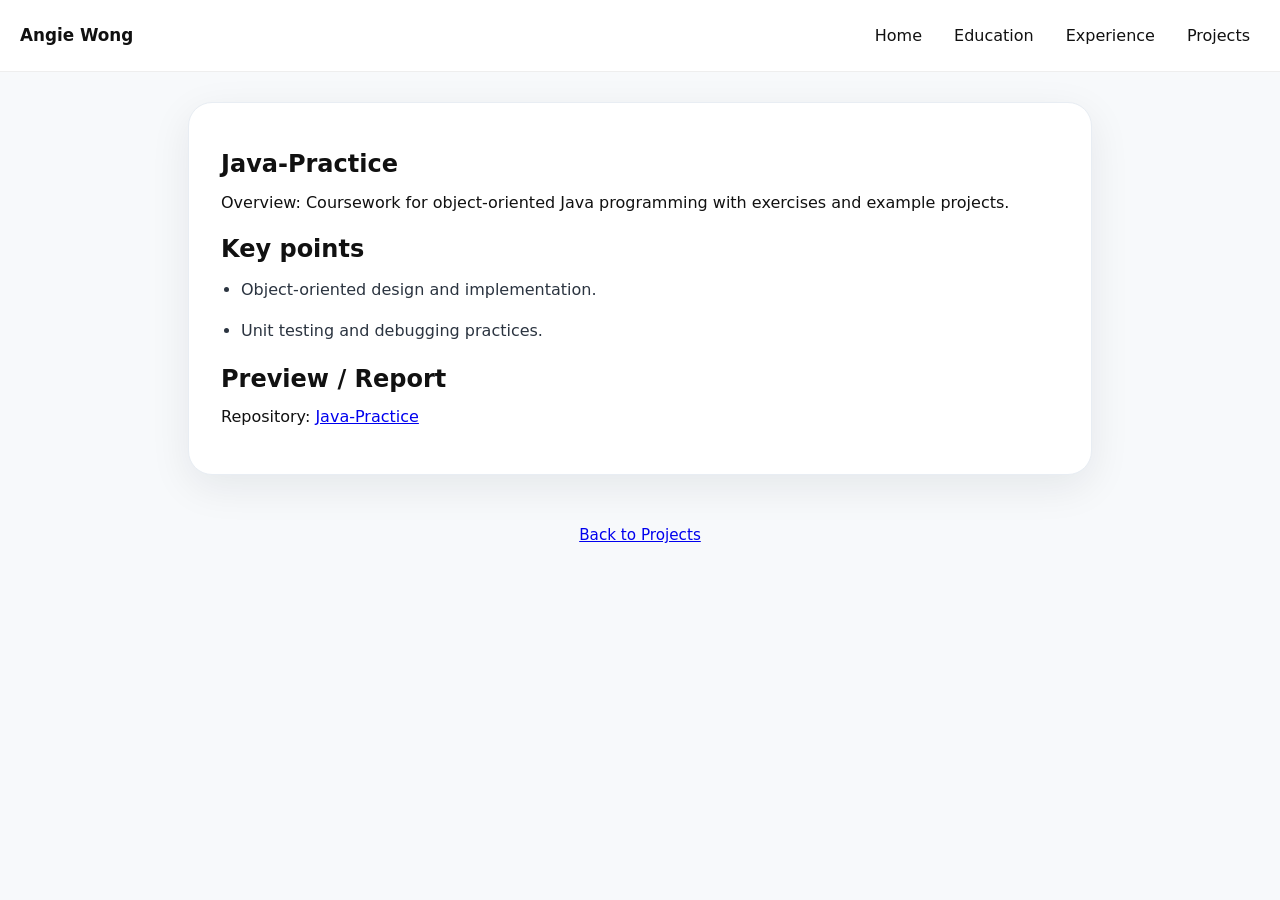
<file: projects/Java-Practice.html>
<!doctype html>
<html lang="en">
<head>
  <meta charset="utf-8" />
  <meta name="viewport" content="width=device-width,initial-scale=1" />
  <title>Java Practice — Angie Wong</title>
  <link rel="stylesheet" href="../styles.css">
</head>
<body>
  <header class="nav">
    <div class="brand">Angie Wong</div>
    <button id="nav-toggle" aria-label="Toggle navigation" aria-expanded="false">☰</button>
    <nav id="nav-links">
      <a href="../">Home</a>
      <a href="../education.html">Education</a>
      <a href="../experience.html">Experience</a>
      <a href="index.html">Projects</a>
    </nav>
  </header>

  <main>
    <section class="card">
      <h1>Java-Practice</h1>
      <p>Overview: Coursework for object-oriented Java programming with exercises and example projects.</p>
      <h2>Key points</h2>
      <ul>
        <li>Object-oriented design and implementation.</li>
        <li>Unit testing and debugging practices.</li>
      </ul>
      <h2>Preview / Report</h2>
      <p>Repository: <a href="https://github.com/MoChi-131/Java-Practice" target="_blank">Java-Practice</a></p>
    </section>
  </main>
  <footer>
    <p><a href="index.html">Back to Projects</a></p>
  </footer>
  <script src="../scripts.js"></script>
</body>
</html>
</file>
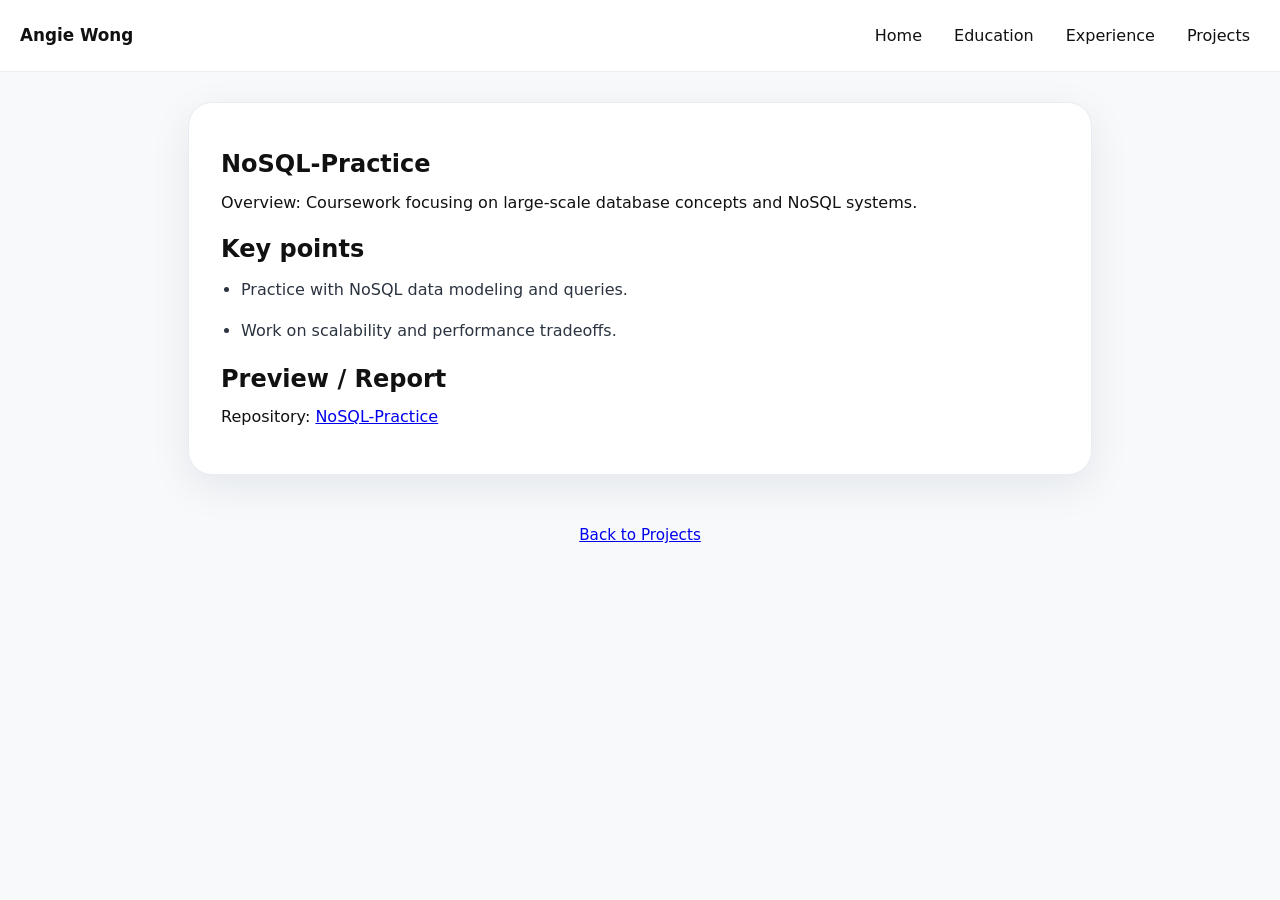
<file: projects/NoSQL-Practice.html>
<!doctype html>
<html lang="en">
<head>
  <meta charset="utf-8" />
  <meta name="viewport" content="width=device-width,initial-scale=1" />
  <title>NoSQL Practice — Angie Wong</title>
  <link rel="stylesheet" href="../styles.css">
</head>
<body>
  <header class="nav">
    <div class="brand">Angie Wong</div>
    <button id="nav-toggle" aria-label="Toggle navigation" aria-expanded="false">☰</button>
    <nav id="nav-links">
      <a href="../">Home</a>
      <a href="../education.html">Education</a>
      <a href="../experience.html">Experience</a>
      <a href="index.html">Projects</a>
    </nav>
  </header>

  <main>
    <section class="card">
      <h1>NoSQL-Practice</h1>
      <p>Overview: Coursework focusing on large-scale database concepts and NoSQL systems.</p>
      <h2>Key points</h2>
      <ul>
        <li>Practice with NoSQL data modeling and queries.</li>
        <li>Work on scalability and performance tradeoffs.</li>
      </ul>
      <h2>Preview / Report</h2>
      <p>Repository: <a href="https://github.com/MoChi-131/NoSQL-Practice" target="_blank">NoSQL-Practice</a></p>
    </section>
  </main>
  <footer>
    <p><a href="index.html">Back to Projects</a></p>
  </footer>
  <script src="../scripts.js"></script>
</body>
</html>
</file>
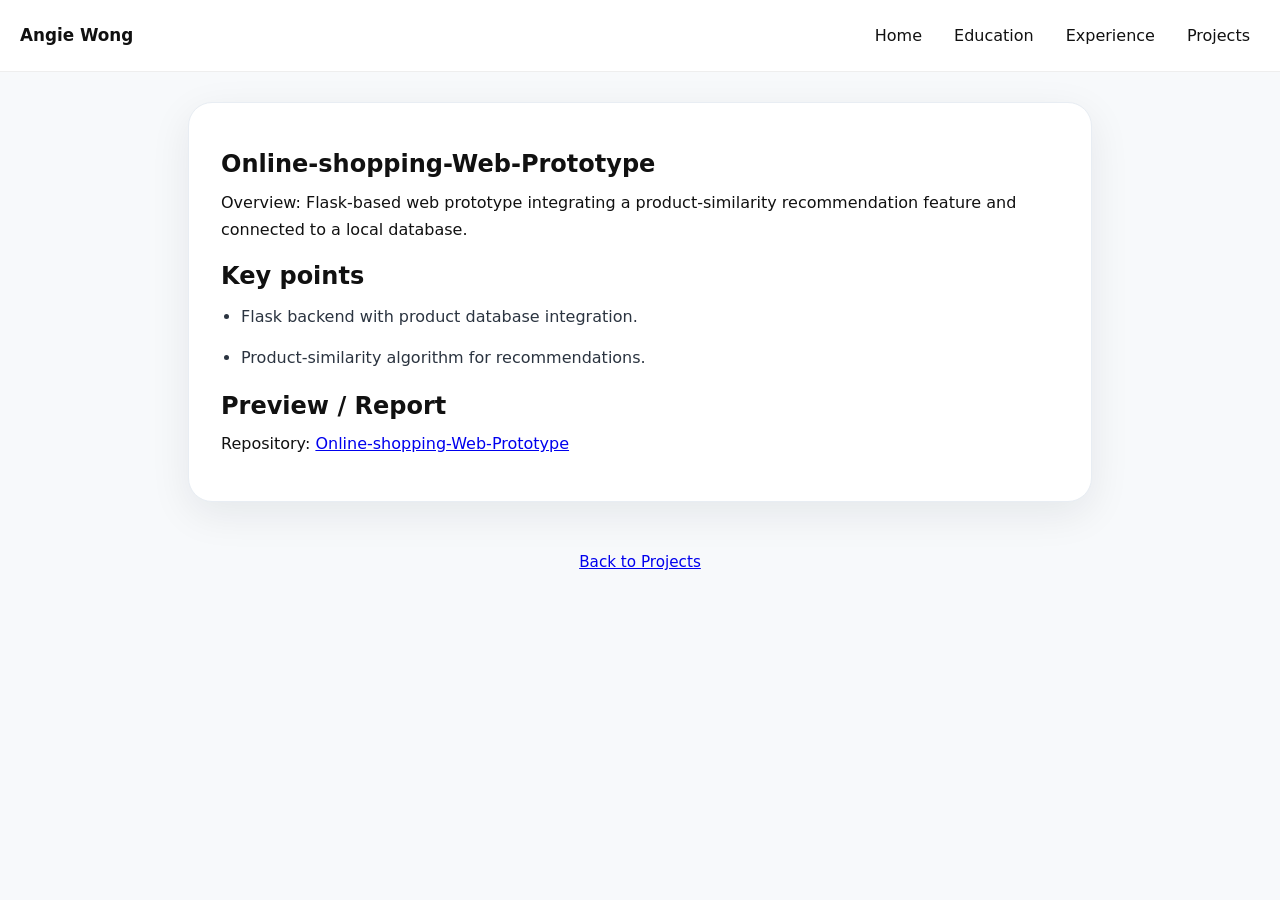
<file: projects/Online-shopping-Web-Prototype.html>
<!doctype html>
<html lang="en">
<head>
  <meta charset="utf-8" />
  <meta name="viewport" content="width=device-width,initial-scale=1" />
  <title>Online Shopping Prototype — Angie Wong</title>
  <link rel="stylesheet" href="../styles.css">
</head>
<body>
  <header class="nav">
    <div class="brand">Angie Wong</div>
    <button id="nav-toggle" aria-label="Toggle navigation" aria-expanded="false">☰</button>
    <nav id="nav-links">
      <a href="../">Home</a>
      <a href="../education.html">Education</a>
      <a href="../experience.html">Experience</a>
      <a href="index.html">Projects</a>
    </nav>
  </header>

  <main>
    <section class="card">
      <h1>Online-shopping-Web-Prototype</h1>
      <p>Overview: Flask-based web prototype integrating a product-similarity recommendation feature and connected to a local database.</p>
      <h2>Key points</h2>
      <ul>
        <li>Flask backend with product database integration.</li>
        <li>Product-similarity algorithm for recommendations.</li>
      </ul>
      <h2>Preview / Report</h2>
      <p>Repository: <a href="https://github.com/MoChi-131/Online-shopping-Web-Prototype" target="_blank">Online-shopping-Web-Prototype</a></p>
    </section>
  </main>
  <footer>
    <p><a href="index.html">Back to Projects</a></p>
  </footer>
  <script src="../scripts.js"></script>
</body>
</html>
</file>
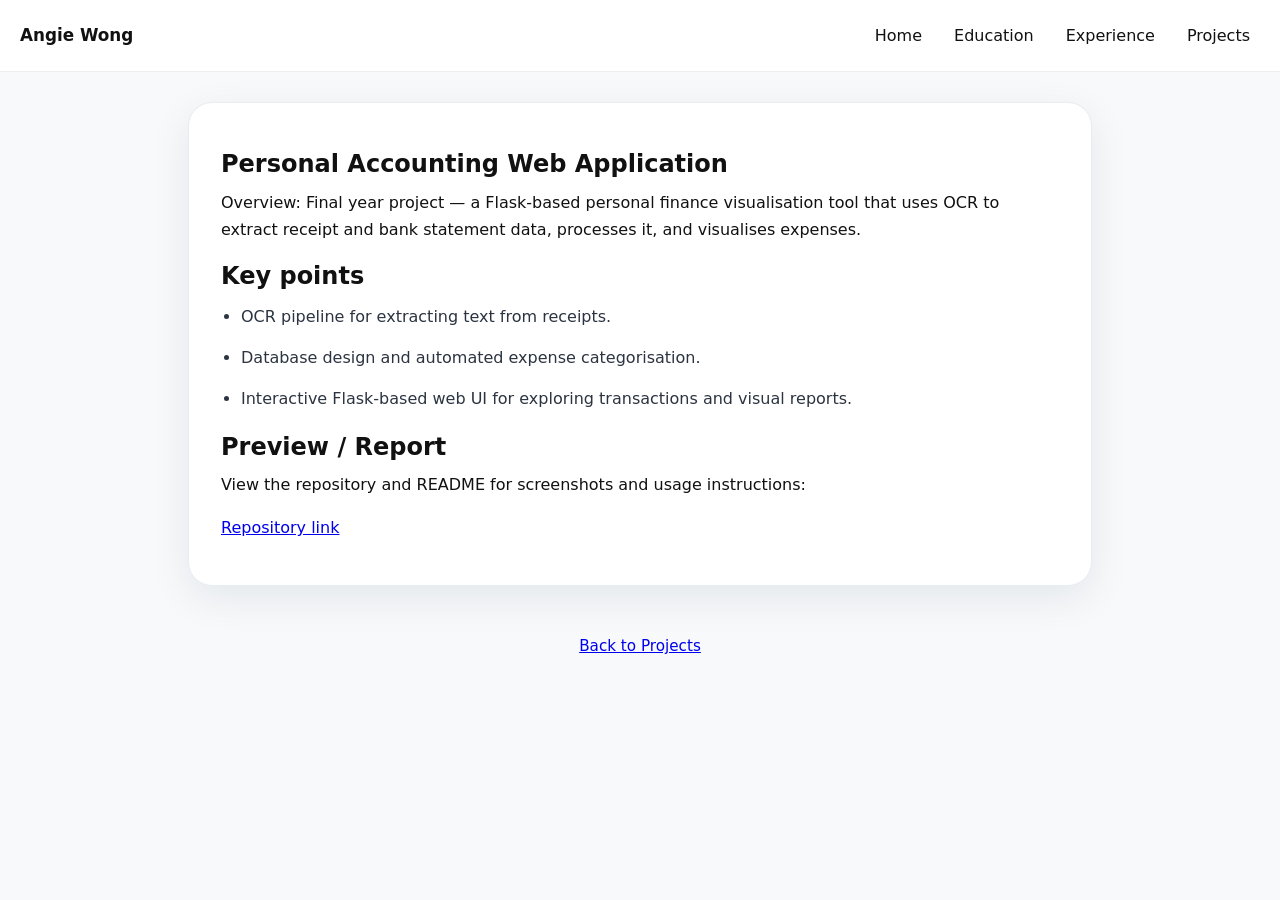
<file: projects/personal-accounting.html>
<!doctype html>
<html lang="en">
<head>
  <meta charset="utf-8" />
  <meta name="viewport" content="width=device-width,initial-scale=1" />
  <title>Personal Accounting — Angie Wong</title>
  <link rel="stylesheet" href="../styles.css">
</head>
<body>
  <header class="nav">
    <div class="brand">Angie Wong</div>
    <button id="nav-toggle" aria-label="Toggle navigation" aria-expanded="false">☰</button>
    <nav id="nav-links">
      <a href="../">Home</a>
      <a href="../education.html">Education</a>
      <a href="../experience.html">Experience</a>
      <a href="index.html">Projects</a>
    </nav>
  </header>

  <main>
    <section class="card">
      <h1>Personal Accounting Web Application</h1>
      <p>Overview: Final year project — a Flask-based personal finance visualisation tool that uses OCR to extract receipt and bank statement data, processes it, and visualises expenses.</p>
      <h2>Key points</h2>
      <ul>
        <li>OCR pipeline for extracting text from receipts.</li>
        <li>Database design and automated expense categorisation.</li>
        <li>Interactive Flask-based web UI for exploring transactions and visual reports.</li>
      </ul>
      <h2>Preview / Report</h2>
      <p>View the repository and README for screenshots and usage instructions:</p>
      <p><a href="https://github.com/MoChi-131/Personal-Accounting-Web-Application" target="_blank">Repository link</a></p>
    </section>
  </main>
  <footer>
    <p><a href="index.html">Back to Projects</a></p>
  </footer>
  <script src="../scripts.js"></script>
</body>
</html>
</file>
<file: styles.css>
:root{--accent:#0b74de;--bg:#f7f9fb;--card:#ffffff}
html{scroll-behavior:smooth}
*{box-sizing:border-box}
img{max-width:100%;height:auto;display:block}
body{font-family:Inter,system-ui,Segoe UI,Arial,Helvetica,sans-serif;background:var(--bg);color:#111;margin:0;line-height:1.7;min-height:100vh}
p{margin:0 0 1rem 0}
h1,h2,h3,h4,h5,h6{margin:1.2rem 0 0.6rem;line-height:1.2}
.nav{display:flex;align-items:center;justify-content:space-between;padding:14px 20px;background:#fff;border-bottom:1px solid #eee;position:sticky;top:0;z-index:30;flex-wrap:wrap}
.brand{font-weight:700;font-size:1.05rem}
#nav-links{display:flex;gap:12px;align-items:center}
#nav-links a{color:#111;text-decoration:none;padding:8px 10px;border-radius:8px}
#nav-links a:hover{background:rgba(11,116,222,0.08);color:var(--accent)}
#nav-links a.active{background:var(--accent);color:#fff;font-weight:700}
#nav-links a.active:hover{background:rgba(11,116,222,0.96);}
#nav-toggle{display:none;background:transparent;border:0;font-size:24px;cursor:pointer}
.hero{padding:40px 20px;text-align:left}
.btn{display:inline-block;padding:10px 16px;background:var(--accent);color:#fff;border-radius:8px;text-decoration:none;font-weight:600}
.card{background:var(--card);margin:18px 0;padding:28px 32px;border-radius:24px;border:1px solid #e8edf3;box-shadow:0 12px 40px rgba(16,24,40,0.08)}
main{max-width:940px;margin:30px auto;padding:0 18px;width:100%}
footer{padding:18px 18px;text-align:center;font-size:.95rem;color:#555}
.section-header{margin-bottom:24px}
.section-intro{max-width:700px;color:#4f5d73;font-size:1rem;margin-top:0.5rem;line-height:1.75}
.job-card{padding:24px 0;border-top:1px solid #edf1f7}
.job-card:first-child{border-top:none}
.job-card__header{display:flex;flex-wrap:wrap;justify-content:space-between;gap:16px;align-items:flex-start;margin-bottom:18px}
.job-card__brand{display:flex;align-items:center;gap:16px}
.job-card__logo{width:125px;height:125px;flex-shrink:0;border-radius:10px;object-fit:contain}.job-card__logo.bloomberg-logo{width:200px;height:200px}.job-card__title-row{display:flex;flex-wrap:wrap;align-items:flex-start;justify-content:space-between;gap:12px;width:100%;}
.job-card__header h3{margin:0;font-size:1.08rem;letter-spacing:0.01em}
.job-card__company{margin:6px 0 0.4rem;color:#5a6678;font-size:0.95rem}
.job-card__summary{margin:0;line-height:1.75;color:#111;font-size:0.95rem}
.job-card__meta{display:flex;flex-wrap:wrap;gap:10px;color:#6b7280;font-size:0.95rem}
.job-card__meta span{background:#f3f6fb;padding:6px 10px;border-radius:999px}
.job-card__tags{margin-top:1.75rem}
.job-card__tags p{margin:0.75rem 0 0 0;color:#334155;line-height:1.6}
.job-card__tags .highlight{color:#111;font-weight:700;background:none;padding:0}
.card ul{margin:0;padding-left:20px}
.card ul li{margin:0.75rem 0;color:#2b3440;line-height:1.8}
.card ul li a{color:var(--accent);text-decoration:none}
.card ul li a:hover{text-decoration:underline}

@media(min-width:700px){
  #nav-links{display:flex}
}

@media(max-width:700px){
  .nav{padding:14px 16px}
  #nav-toggle{display:block}
  #nav-links{display:none;flex-direction:column;gap:10px;background:#fff;position:absolute;right:16px;top:64px;padding:16px;border-radius:12px;box-shadow:0 8px 24px rgba(10,20,40,0.12);min-width:220px;z-index:40}
  #nav-links.open{display:flex}
  .hero{padding:28px 16px}
  main{margin:20px auto;padding:0 14px}
  .card{padding:18px}
}

@media(max-width:500px){
  .hero{padding:24px 14px}
  .card{padding:16px}
  #nav-links{right:12px;top:60px;min-width:180px}
}
</file>
